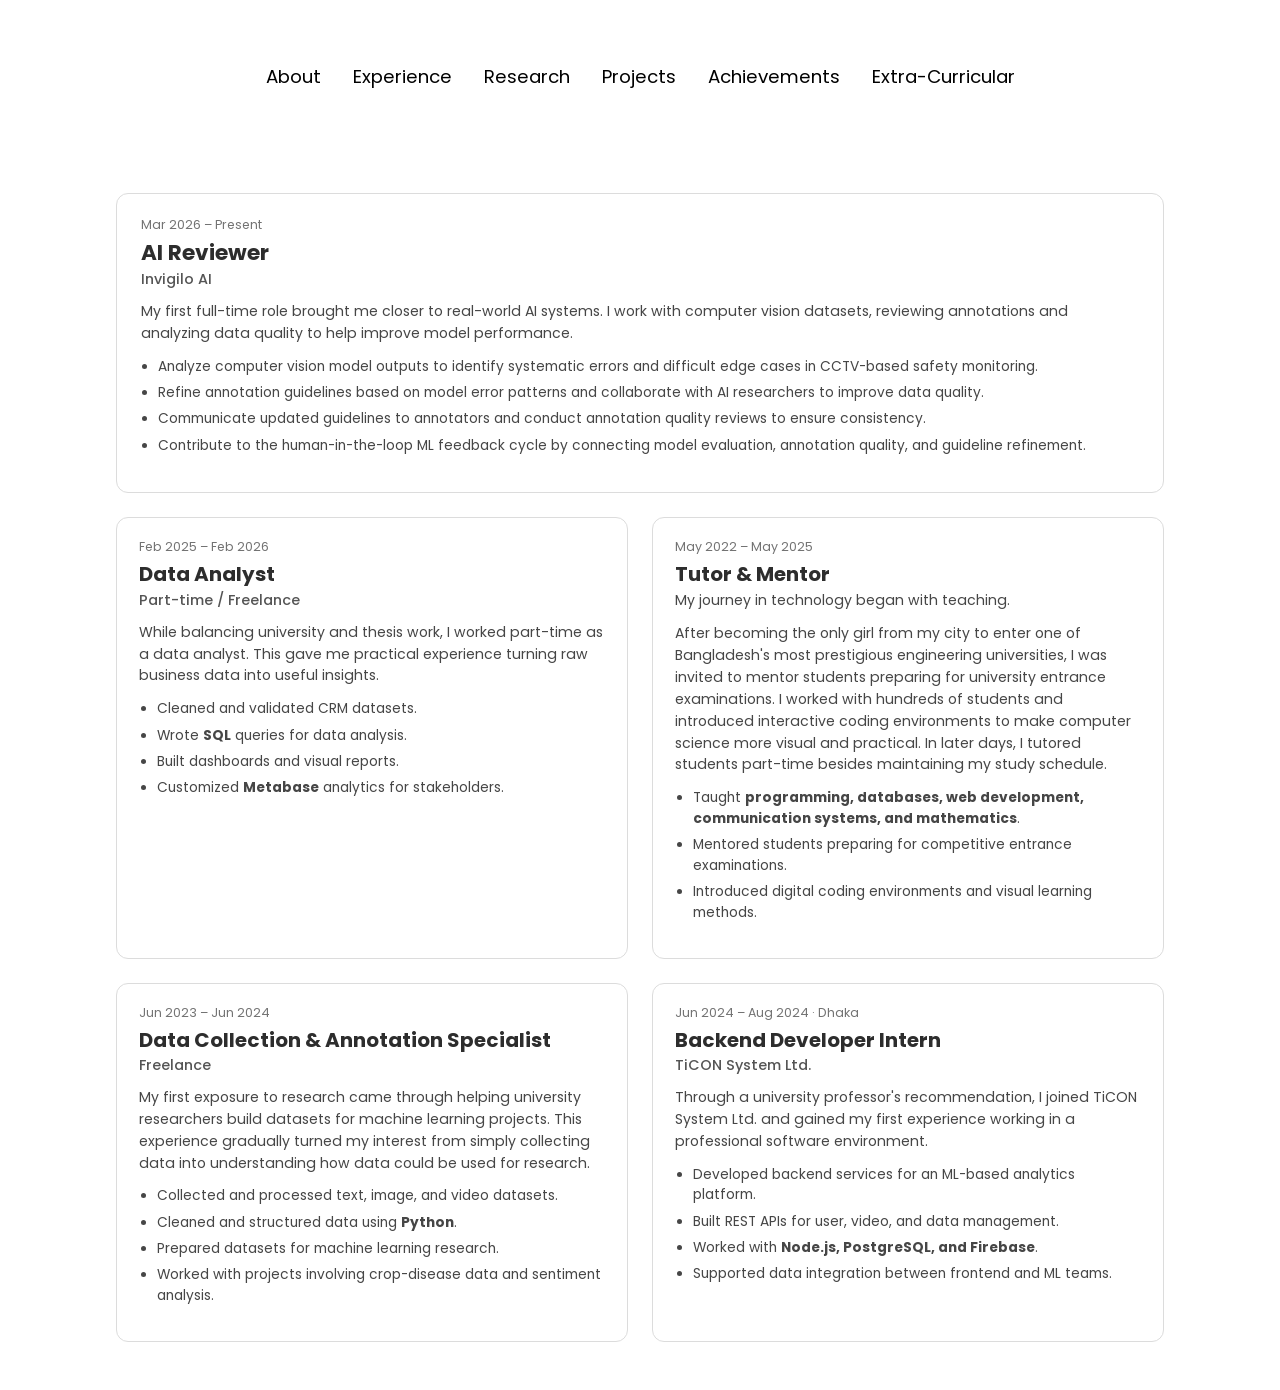
<file: experience.html>
<!DOCTYPE html>
<html lang="en">
<head>
    <meta charset="UTF-8">
    <meta name="viewport" content="width=device-width, initial-scale=1.0">
    <title>My Experience | Amina</title>
    <link rel="stylesheet" href="style.css">
    <link rel="stylesheet" href="mediaqueries.css">
    <link rel="stylesheet" href="experience-layout.css">
</head>

<body>
    <nav id="desktop-nav">
        <ul class="nav-links">
            <li><a href="index.html">About</a></li>
            <li><a href="experience.html">Experience</a></li>
            <li><a href="research.html">Research</a></li>
            <li><a href="projects.html">Projects</a></li>
            <li><a href="achievements.html">Achievements</a></li>
            <li><a href="extracurricular.html">Extra-Curricular</a></li>
        </ul>
    </nav>

    <nav id="hamburger-nav">
        <div class="hamburger-menu">
            <div class="hamburger-icon" onclick="toggleMenu()">
                <span></span>
                <span></span>
                <span></span>
            </div>
            <div class="menu-links">
                <a href="index.html" onclick="toggleMenu()">About</a>
                <a href="experience.html" onclick="toggleMenu()">Experience</a>
                <a href="research.html" onclick="toggleMenu()">Research</a>
                <a href="projects.html" onclick="toggleMenu()">Projects</a>
                <a href="achievements.html" onclick="toggleMenu()">Achievements</a>
                <a href="extracurricular.html" onclick="toggleMenu()">Extra-Curricular</a>
            </div>
        </div>
    </nav>

    <main class="inner-page experience-page">
        <div class="experience-grid">

            <!-- Current / Featured Experience -->
            <article class="experience-card featured">
                <span class="experience-date">Mar 2026 – Present</span>
                <h2>AI Reviewer</h2>
                <h3>Invigilo AI</h3>

                <p>
                    My first full-time role brought me closer to real-world AI systems.
                    I work with computer vision datasets, reviewing annotations and analyzing
                    data quality to help improve model performance.
                </p>

                <ul>
                    <li>Analyze computer vision model outputs to identify systematic errors and difficult edge cases in CCTV-based safety monitoring.</li>
                    <li>Refine annotation guidelines based on model error patterns and collaborate with AI researchers to improve data quality.</li>
                    <li>Communicate updated guidelines to annotators and conduct annotation quality reviews to ensure consistency.</li>
                    <li>Contribute to the human-in-the-loop ML feedback cycle by connecting model evaluation, annotation quality, and guideline refinement.</li>
                </ul>

            </article>

            <!-- Data Analyst -->
            <article class="experience-card">
                <span class="experience-date">Feb 2025 – Feb 2026</span>
                <h2>Data Analyst</h2>
                <h3>Part-time / Freelance</h3>

                <p>
                    While balancing university and thesis work, I worked part-time as a
                    data analyst. This gave me practical experience turning raw business
                    data into useful insights.
                </p>

                <ul>
                    <li>Cleaned and validated CRM datasets.</li>
                    <li>Wrote <strong>SQL</strong> queries for data analysis.</li>
                    <li>Built dashboards and visual reports.</li>
                    <li>Customized <strong>Metabase</strong> analytics for stakeholders.</li>
                </ul>

            </article>

            <!-- Tutor & Mentor -->
            <article class="experience-card">
                <span class="experience-date">May 2022 – May 2025</span>
                <h2>Tutor &amp; Mentor</h2>

                <p>
                    My journey in technology began with teaching.
                </p>

                <p>
                    After becoming the only girl from my city to enter one of Bangladesh's
                    most prestigious engineering universities, I was invited to mentor students
                    preparing for university entrance examinations. I worked with hundreds of
                    students and introduced interactive coding environments to make computer
                    science more visual and practical. In later days, I tutored students part-time besides maintaining my study schedule.
                </p>

                <ul>
                    <li>Taught <strong>programming, databases, web development, communication systems, and mathematics</strong>.</li>
                    <li>Mentored students preparing for competitive entrance examinations.</li>
                    <li>Introduced digital coding environments and visual learning methods.</li>
                </ul>

            </article>

            <!-- Data Collection & Annotation -->
            <article class="experience-card">
                <span class="experience-date">Jun 2023 – Jun 2024</span>
                <h2>Data Collection &amp; Annotation Specialist</h2>
                <h3>Freelance</h3>

                <p>
                    My first exposure to research came through helping university researchers
                    build datasets for machine learning projects. This experience gradually
                    turned my interest from simply collecting data into understanding how data
                    could be used for research.
                </p>

                <ul>
                    <li>Collected and processed text, image, and video datasets.</li>
                    <li>Cleaned and structured data using <strong>Python</strong>.</li>
                    <li>Prepared datasets for machine learning research.</li>
                    <li>Worked with projects involving crop-disease data and sentiment analysis.</li>
                </ul>

            </article>

            <!-- Backend Developer -->
            <article class="experience-card">
                <span class="experience-date">Jun 2024 – Aug 2024 · Dhaka</span>
                <h2>Backend Developer Intern</h2>
                <h3>TiCON System Ltd.</h3>

                <p>
                    Through a university professor's recommendation, I joined TiCON System Ltd.
                    and gained my first experience working in a professional software environment.
                </p>

                <ul>
                    <li>Developed backend services for an ML-based analytics platform.</li>
                    <li>Built REST APIs for user, video, and data management.</li>
                    <li>Worked with <strong>Node.js, PostgreSQL, and Firebase</strong>.</li>
                    <li>Supported data integration between frontend and ML teams.</li>
                </ul>

            </article>

        </div>
    </main>

    <script src="script.js"></script>
</body>
</html>
</file>
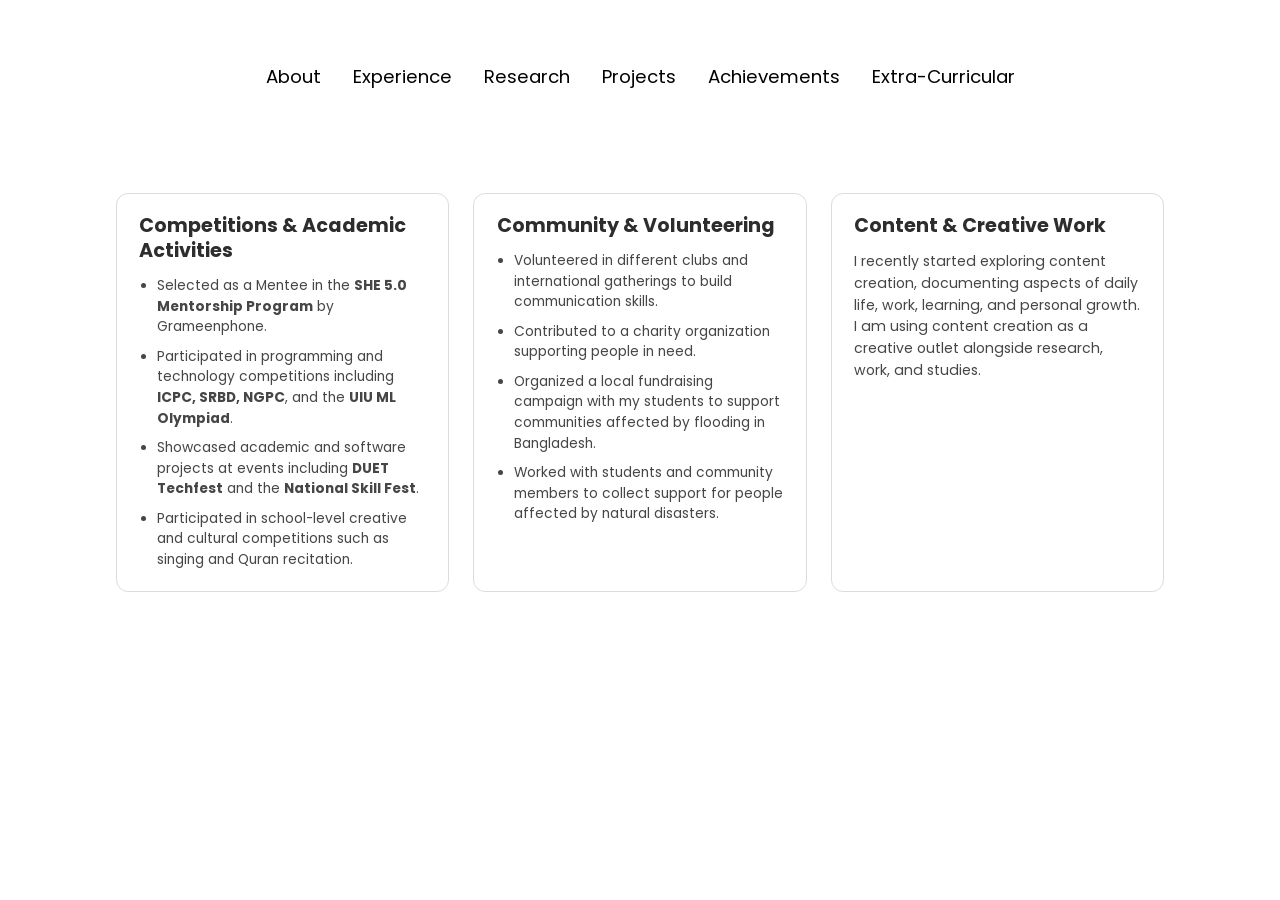
<file: extracurricular.html>
<!DOCTYPE html>
<html lang="en">
<head>
    <meta charset="UTF-8">
    <meta name="viewport" content="width=device-width, initial-scale=1.0">
    <title>Extra-Curricular Activities | Amina</title>
    <link rel="stylesheet" href="style.css">
    <link rel="stylesheet" href="mediaqueries.css">
</head>

<body>
    <nav id="desktop-nav">
        <ul class="nav-links">
            <li><a href="index.html">About</a></li>
            <li><a href="experience.html">Experience</a></li>
            <li><a href="research.html">Research</a></li>
            <li><a href="projects.html">Projects</a></li>
            <li><a href="achievements.html">Achievements</a></li>
            <li><a href="extracurricular.html">Extra-Curricular</a></li>
        </ul>
    </nav>

    <nav id="hamburger-nav">
        <div class="hamburger-menu">
            <div class="hamburger-icon" onclick="toggleMenu()">
                <span></span>
                <span></span>
                <span></span>
            </div>
            <div class="menu-links">
                <a href="index.html" onclick="toggleMenu()">About</a>
                <a href="experience.html" onclick="toggleMenu()">Experience</a>
                <a href="research.html" onclick="toggleMenu()">Research</a>
                <a href="projects.html" onclick="toggleMenu()">Projects</a>
                <a href="achievements.html" onclick="toggleMenu()">Achievements</a>
                <a href="extracurricular.html" onclick="toggleMenu()">Extra-Curricular</a>
            </div>
        </div>
    </nav>

    <main class="extracurricular-page">

    <div class="extracurricular-grid">

        <div class="extracurricular-card">
            <h2>Competitions & Academic Activities</h2>
            <ul>
                <li>Selected as a Mentee in the <strong>SHE 5.0 Mentorship Program</strong> by Grameenphone.</li>
                <li>Participated in programming and technology competitions including <strong>ICPC, SRBD, NGPC</strong>, and the <strong>UIU ML Olympiad</strong>.</li>
                <li>Showcased academic and software projects at events including <strong>DUET Techfest</strong> and the <strong>National Skill Fest</strong>.</li>
                <li>Participated in school-level creative and cultural competitions such as singing and Quran recitation.</li>
            </ul>
        </div>

        <div class="extracurricular-card">
            <h2>Community & Volunteering</h2>
            <ul>
                <li>Volunteered in different clubs and international gatherings to build communication skills.</li>
                <li>Contributed to a charity organization supporting people in need.</li>
                <li>Organized a local fundraising campaign with my students to support communities affected by flooding in Bangladesh.</li>
                <li>Worked with students and community members to collect support for people affected by natural disasters.</li>
            </ul>
        </div>

        <div class="extracurricular-card">
            <h2>Content & Creative Work</h2>
            <p>
                I recently started exploring content creation, documenting aspects of daily life, work, learning, and personal growth. I am using content creation as a creative outlet alongside research, work, and studies.
            </p>
        </div>

    </div>

</main>

    <script src="script.js"></script>
</body>
</html>
</file>
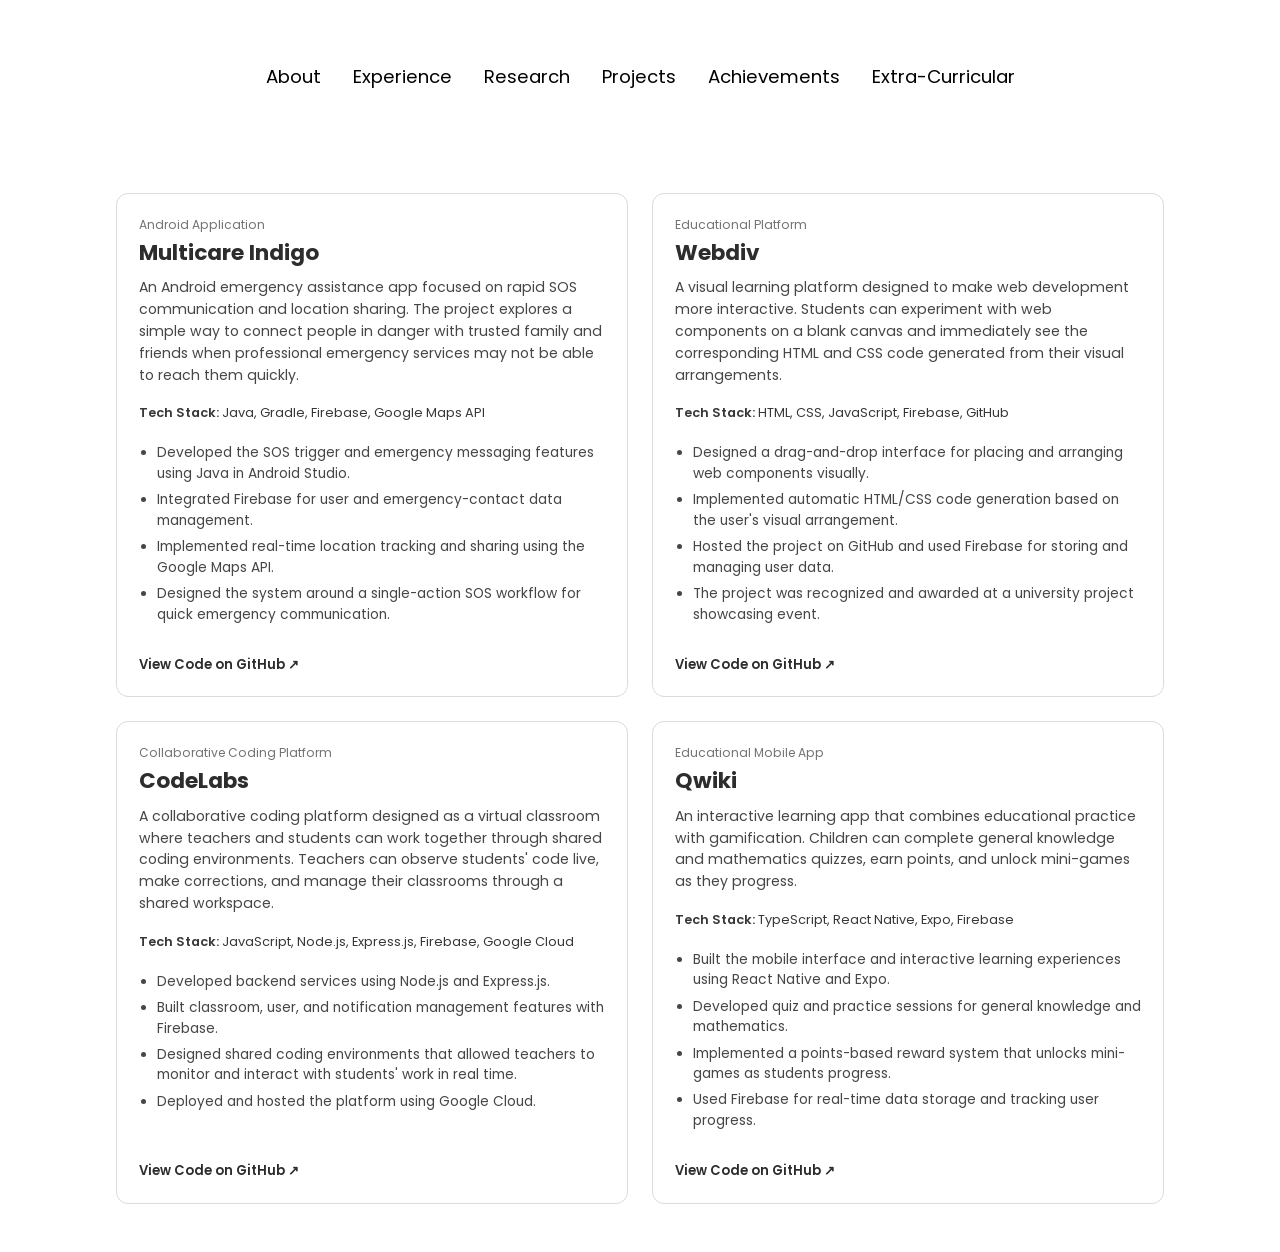
<file: projects.html>
<!DOCTYPE html>
<html lang="en">
<head>
    <meta charset="UTF-8">
    <meta name="viewport" content="width=device-width, initial-scale=1.0">
    <title>My Projects | Amina</title>
    <link rel="stylesheet" href="style.css">
    <link rel="stylesheet" href="mediaqueries.css">
    <link rel="stylesheet" href="projects-layout.css">
</head>

<body>
    <nav id="desktop-nav">
        <ul class="nav-links">
            <li><a href="index.html">About</a></li>
            <li><a href="experience.html">Experience</a></li>
            <li><a href="research.html">Research</a></li>
            <li><a href="projects.html">Projects</a></li>
            <li><a href="achievements.html">Achievements</a></li>
            <li><a href="extracurricular.html">Extra-Curricular</a></li>
        </ul>
    </nav>

    <nav id="hamburger-nav">
        <div class="hamburger-menu">
            <div class="hamburger-icon" onclick="toggleMenu()">
                <span></span>
                <span></span>
                <span></span>
            </div>

            <div class="menu-links">
                <a href="index.html" onclick="toggleMenu()">About</a>
                <a href="experience.html" onclick="toggleMenu()">Experience</a>
                <a href="research.html" onclick="toggleMenu()">Research</a>
                <a href="projects.html" onclick="toggleMenu()">Projects</a>
                <a href="achievements.html" onclick="toggleMenu()">Achievements</a>
                <a href="extracurricular.html" onclick="toggleMenu()">Extra-Curricular</a>
            </div>
        </div>
    </nav>

    <main class="inner-page projects-page">

        <div class="projects-grid">

            <!-- Multicare Indigo -->
            <article class="project-card">
                <span class="project-type">Android Application</span>

                <h2>Multicare Indigo</h2>

                <p class="project-summary">
                    An Android emergency assistance app focused on rapid SOS
                    communication and location sharing. The project explores a
                    simple way to connect people in danger with trusted family
                    and friends when professional emergency services may not
                    be able to reach them quickly.
                </p>

                <div class="project-tech">
                    <strong>Tech Stack:</strong>
                    Java, Gradle, Firebase, Google Maps API
                </div>

                <ul>
                    <li>Developed the SOS trigger and emergency messaging features using Java in Android Studio.</li>
                    <li>Integrated Firebase for user and emergency-contact data management.</li>
                    <li>Implemented real-time location tracking and sharing using the Google Maps API.</li>
                    <li>Designed the system around a single-action SOS workflow for quick emergency communication.</li>
                </ul>

                <a
                    class="project-link"
                    href="https://github.com/amina2155/Multicare_Indigo"
                    target="_blank"
                    rel="noopener noreferrer"
                >
                    View Code on GitHub ↗
                </a>
            </article>


            <!-- Webdiv -->
            <article class="project-card">
                <span class="project-type">Educational Platform</span>

                <h2>Webdiv</h2>

                <p class="project-summary">
                    A visual learning platform designed to make web development
                    more interactive. Students can experiment with web
                    components on a blank canvas and immediately see the
                    corresponding HTML and CSS code generated from their
                    visual arrangements.
                </p>

                <div class="project-tech">
                    <strong>Tech Stack:</strong>
                    HTML, CSS, JavaScript, Firebase, GitHub
                </div>

                <ul>
                    <li>Designed a drag-and-drop interface for placing and arranging web components visually.</li>
                    <li>Implemented automatic HTML/CSS code generation based on the user's visual arrangement.</li>
                    <li>Hosted the project on GitHub and used Firebase for storing and managing user data.</li>
                    <li>The project was recognized and awarded at a university project showcasing event.</li>
                </ul>

                <a
                    class="project-link"
                    href="https://github.com/amina2155/CodelabsFinal"
                    target="_blank"
                    rel="noopener noreferrer"
                >
                    View Code on GitHub ↗
                </a>
            </article>


            <!-- CodeLabs -->
            <article class="project-card">
                <span class="project-type">Collaborative Coding Platform</span>

                <h2>CodeLabs</h2>

                <p class="project-summary">
                    A collaborative coding platform designed as a virtual
                    classroom where teachers and students can work together
                    through shared coding environments. Teachers can observe
                    students' code live, make corrections, and manage their
                    classrooms through a shared workspace.
                </p>

                <div class="project-tech">
                    <strong>Tech Stack:</strong>
                    JavaScript, Node.js, Express.js, Firebase, Google Cloud
                </div>

                <ul>
                    <li>Developed backend services using Node.js and Express.js.</li>
                    <li>Built classroom, user, and notification management features with Firebase.</li>
                    <li>Designed shared coding environments that allowed teachers to monitor and interact with students' work in real time.</li>
                    <li>Deployed and hosted the platform using Google Cloud.</li>
                </ul>

                <a
                    class="project-link"
                    href="https://github.com/amina2155/CodelabsFinal"
                    target="_blank"
                    rel="noopener noreferrer"
                >
                    View Code on GitHub ↗
                </a>
            </article>


            <!-- Qwiki -->
            <article class="project-card">
                <span class="project-type">Educational Mobile App</span>

                <h2>Qwiki</h2>

                <p class="project-summary">
                    An interactive learning app that combines educational
                    practice with gamification. Children can complete general
                    knowledge and mathematics quizzes, earn points, and unlock
                    mini-games as they progress.
                </p>

                <div class="project-tech">
                    <strong>Tech Stack:</strong>
                    TypeScript, React Native, Expo, Firebase
                </div>

                <ul>
                    <li>Built the mobile interface and interactive learning experiences using React Native and Expo.</li>
                    <li>Developed quiz and practice sessions for general knowledge and mathematics.</li>
                    <li>Implemented a points-based reward system that unlocks mini-games as students progress.</li>
                    <li>Used Firebase for real-time data storage and tracking user progress.</li>
                </ul>

                <a
                    class="project-link"
                    href="https://github.com/amina2155/Qwiki"
                    target="_blank"
                    rel="noopener noreferrer"
                >
                    View Code on GitHub ↗
                </a>
            </article>

        </div>
    </main>

    <script src="script.js"></script>
</body>
</html>
</file>
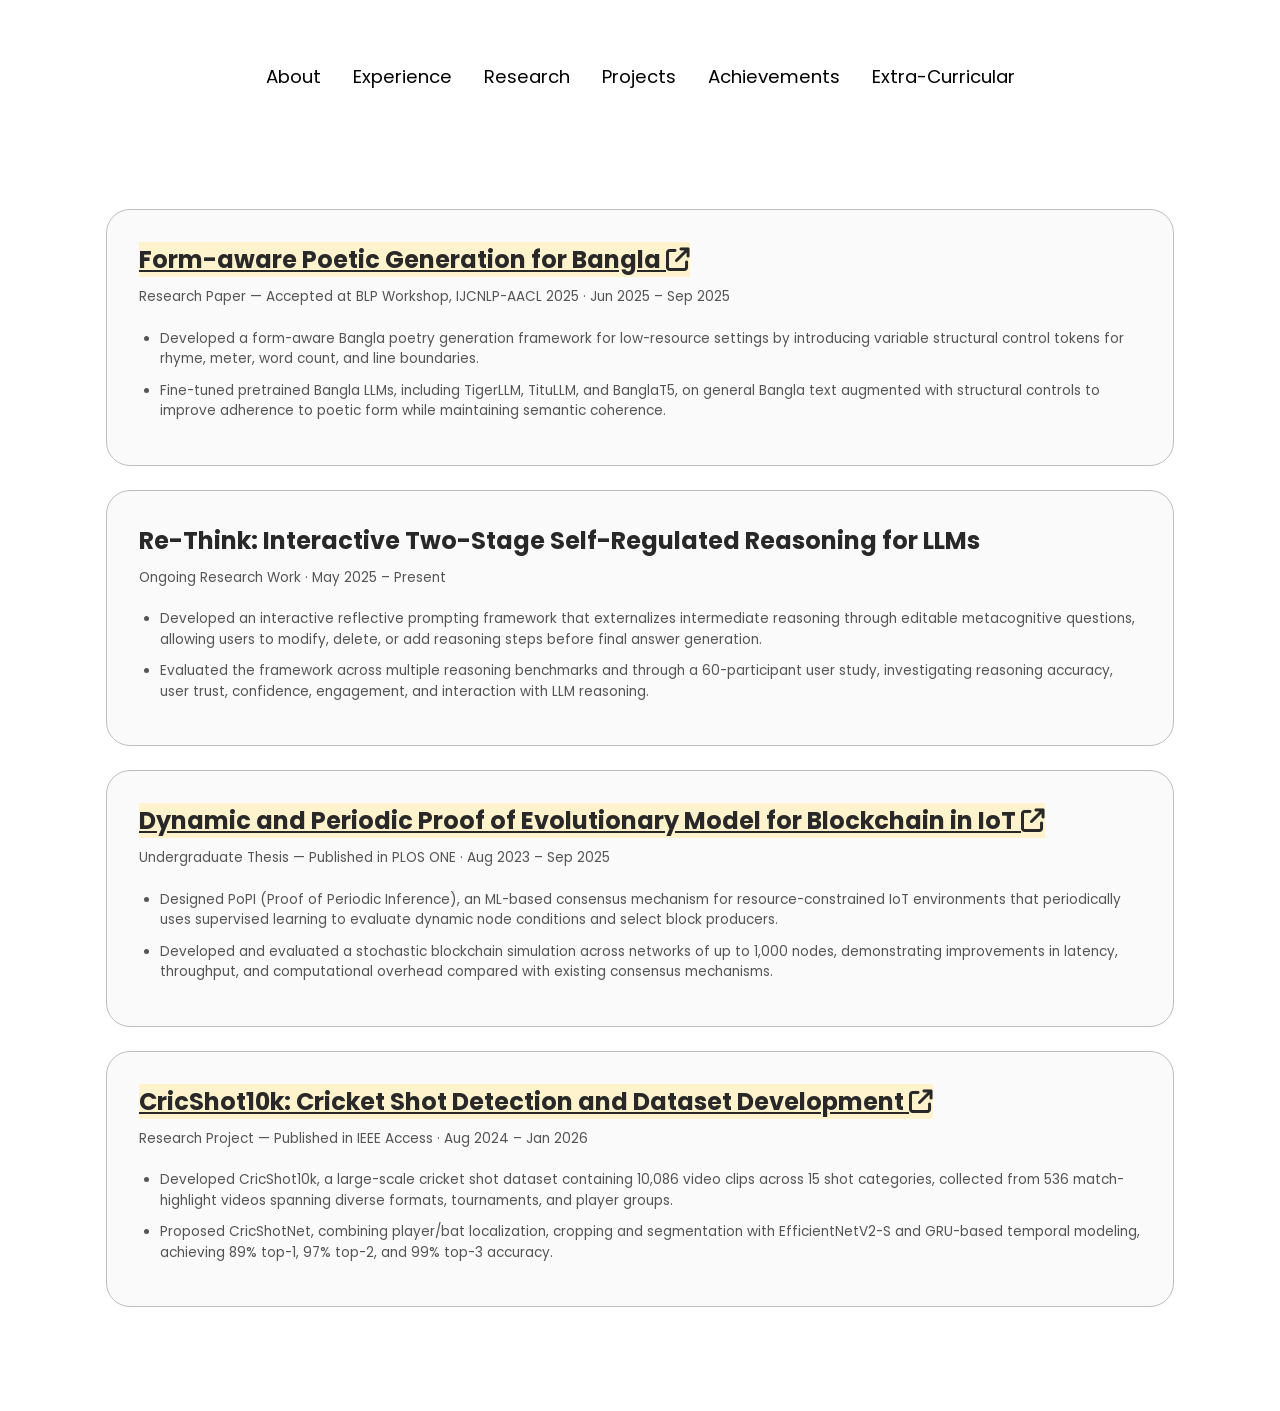
<file: research.html>
<!DOCTYPE html>
<html lang="en">
<head>
    <meta charset="UTF-8">
    <meta name="viewport" content="width=device-width, initial-scale=1.0">
    <title>My Research | Amina</title>
    <link rel="stylesheet" href="style.css">
    <link rel="stylesheet" href="mediaqueries.css">
    <link rel="stylesheet" href="https://cdnjs.cloudflare.com/ajax/libs/font-awesome/6.5.2/css/all.min.css">
</head>

<body>
    <nav id="desktop-nav">
        <ul class="nav-links">
            <li><a href="index.html">About</a></li>
            <li><a href="experience.html">Experience</a></li>
            <li><a href="research.html">Research</a></li>
            <li><a href="projects.html">Projects</a></li>
            <li><a href="achievements.html">Achievements</a></li>
            <li><a href="extracurricular.html">Extra-Curricular</a></li>
        </ul>
    </nav>

    <nav id="hamburger-nav">
        <div class="hamburger-menu">
            <div class="hamburger-icon" onclick="toggleMenu()">
                <span></span>
                <span></span>
                <span></span>
            </div>
            <div class="menu-links">
                <a href="index.html" onclick="toggleMenu()">About</a>
                <a href="experience.html" onclick="toggleMenu()">Experience</a>
                <a href="research.html" onclick="toggleMenu()">Research</a>
                <a href="projects.html" onclick="toggleMenu()">Projects</a>
                <a href="achievements.html" onclick="toggleMenu()">Achievements</a>
                <a href="extracurricular.html" onclick="toggleMenu()">Extra-Curricular</a>
            </div>
        </div>
    </nav>

    <main class="inner-page">

        <div class="page-content">
            
<div class="content-card">
    <a href="https://aclanthology.org/2025.banglalp-1.30/" target="_blank"><h2 style="text-decoration: underline; background-color: #fff3cd; display: inline-block;">Form-aware Poetic Generation for Bangla <i class="fa-solid fa-arrow-up-right-from-square"></i></h2></a>
    <p class="date">Research Paper — Accepted at BLP Workshop, IJCNLP-AACL 2025 · Jun 2025 – Sep 2025</p>
    <ul>
        <li>Developed a form-aware Bangla poetry generation framework for low-resource settings by introducing variable structural control tokens for rhyme, meter, word count, and line boundaries.</li>
        <li>Fine-tuned pretrained Bangla LLMs, including TigerLLM, TituLLM, and BanglaT5, on general Bangla text augmented with structural controls to improve adherence to poetic form while maintaining semantic coherence.</li>
    </ul>
</div>

<div class="content-card">
    <h2>Re-Think: Interactive Two-Stage Self-Regulated Reasoning for LLMs</h2>
    <p class="date">Ongoing Research Work · May 2025 – Present</p>
    <ul>
        <li>Developed an interactive reflective prompting framework that externalizes intermediate reasoning through editable metacognitive questions, allowing users to modify, delete, or add reasoning steps before final answer generation.</li>
        <li>Evaluated the framework across multiple reasoning benchmarks and through a 60-participant user study, investigating reasoning accuracy, user trust, confidence, engagement, and interaction with LLM reasoning.</li>
    </ul>
</div>
<div class="content-card">
    <a href="https://journals.plos.org/plosone/article?id=10.1371/journal.pone.0347124" target="_blank"><h2 style="text-decoration: underline; background-color: #fff3cd; display: inline-block;">Dynamic and Periodic Proof of Evolutionary Model for Blockchain in IoT <i class="fa-solid fa-arrow-up-right-from-square"></i></h2></a>
    <p class="date">Undergraduate Thesis — Published in PLOS ONE · Aug 2023 – Sep 2025</p>
    <ul>
        <li>Designed PoPI (Proof of Periodic Inference), an ML-based consensus mechanism for resource-constrained IoT environments that periodically uses supervised learning to evaluate dynamic node conditions and select block producers.</li>
        <li>Developed and evaluated a stochastic blockchain simulation across networks of up to 1,000 nodes, demonstrating improvements in latency, throughput, and computational overhead compared with existing consensus mechanisms.</li>
    </ul>
</div>
<div class="content-card">
    <a href="https://ieeexplore.ieee.org/abstract/document/11389735" target="_blank"><h2 style="text-decoration: underline; background-color: #fff3cd; display: inline-block;">CricShot10k: Cricket Shot Detection and Dataset Development <i class="fa-solid fa-arrow-up-right-from-square"></i></h2></a>
    <p class="date">Research Project — Published in IEEE Access · Aug 2024 – Jan 2026</p>
    <ul>
        <li>Developed CricShot10k, a large-scale cricket shot dataset containing 10,086 video clips across 15 shot categories, collected from 536 match-highlight videos spanning diverse formats, tournaments, and player groups.</li>
        <li>Proposed CricShotNet, combining player/bat localization, cropping and segmentation with EfficientNetV2-S and GRU-based temporal modeling, achieving 89% top-1, 97% top-2, and 99% top-3 accuracy.</li>
    </ul>
</div>

        </div>
    </main>

    <script src="script.js"></script>
</body>
</html>
</file>
<file: style.css>
@import url('https://fonts.googleapis.com/css2?family=Poppins:wght@300;400;500;600;700&display=swap');

* {
    margin: 0;
    padding: 0;
    box-sizing: border-box;
}

html {
    scroll-behavior: smooth;
}

body {
    font-family: 'Poppins', sans-serif;
    color: rgb(53, 53, 53);
    background: white;
}

p {
    color: rgb(85, 85, 85);
    line-height: 1.8;
}

a {
    color: black;
    text-decoration: none;
    transition: all 300ms ease;
}

a:hover {
    color: grey;
}

nav {
    display: flex;
    justify-content: space-around;
    align-items: center;
    height: 17vh;
}

.logo {
    font-size: 2rem;
}

.logo:hover {
    cursor: default;
}

.nav-links {
    display: flex;
    gap: 2rem;
    list-style: none;
    font-size: 1.15rem;
}

.nav-links a:hover {
    text-decoration: underline;
    text-underline-offset: 0.7rem;
    text-decoration-color: rgb(181, 181, 181);
}

#hamburger-nav {
    display: none;
}

.hamburger-menu {
    position: relative;
}

.hamburger-icon {
    display: flex;
    flex-direction: column;
    justify-content: space-between;
    height: 24px;
    width: 30px;
    cursor: pointer;
}

.hamburger-icon span {
    width: 100%;
    height: 2px;
    background-color: black;
    transition: all 0.3s ease-in-out;
}

.menu-links {
    position: absolute;
    top: 100%;
    right: 0;
    background: white;
    width: 180px;
    max-height: 0;
    overflow: hidden;
    transition: all 0.3s ease-in-out;
    z-index: 10;
}

.menu-links.open {
    max-height: 350px;
}

.menu-links a {
    display: block;
    padding: 12px;
    text-align: center;
    font-size: 1.1rem;
}

.hamburger-icon.open span:first-child {
    transform: rotate(45deg) translate(7px, 7px);
}

.hamburger-icon.open span:nth-child(2) {
    opacity: 0;
}

.hamburger-icon.open span:last-child {
    transform: rotate(-45deg) translate(7px, -7px);
}

/* HOME */

#profile {
    display: flex;
    justify-content: center;
    align-items: center;
    gap: 5rem;
    min-height: 58vh;
    margin: 0 10rem;
}

.section__pic-container {
    display: flex;
    width: 400px;
    height: 400px;
}

.section__pic-container img {
    width: 100%;
    height: 100%;
    object-fit: cover;
}

.section__text {
    align-self: center;
    text-align: center;
    max-width: 650px;
}

.section__text p {
    font-weight: 600;
}

.section__text__p1 {
    text-align: center;
    font-size: 1rem;
}

.section__text__p2 {
    font-size: 1.5rem;
    margin-bottom: 1rem;
}

.title {
    font-size: 3rem;
    text-align: center;
}

#socials-container {
    display: flex;
    justify-content: center;
    align-items: center;
    margin-top: 1.25rem;
    gap: 1.25rem;
}

.icon {
    cursor: pointer;
    height: 2rem;
    width: 2rem;
    object-fit: contain;
}

.email-icon {
    height: 2.25rem;
    width: 2.25rem;
}

/* ABOUT */

#about {
    max-width: 1050px;
    margin: 0 auto;
    padding: 4rem 2rem 7rem;
}

.story-container {
    max-width: 850px;
    margin: 2.5rem auto 4rem;
    text-align: center;
}

.story-container p {
    font-size: 1.05rem;
}

.page-links {
    display: grid;
    grid-template-columns: repeat(2, 1fr);
    gap: 1.5rem;
}

.page-link-card {
    padding: 2rem;
    border: 1px solid rgb(190, 190, 190);
    border-radius: 1.5rem;
    background: rgb(250, 250, 250);
}

.page-link-card:hover {
    transform: translateY(-5px);
    border-color: rgb(80, 80, 80);
}

.page-link-card span {
    color: rgb(130, 130, 130);
    font-size: 0.9rem;
}

.page-link-card h2 {
    margin: 0.7rem 0;
}

.page-link-card p {
    font-size: 0.95rem;
}

/* INNER PAGES */

.inner-page {
    max-width: 1100px;
    margin: 0 auto;
    padding: 3rem 1rem 5rem;
}

.page-content {
    margin-top: 0.5rem;
}

.content-card {
    padding: 2rem;
    margin-bottom: 1.5rem;
    border: 1px solid rgb(190, 190, 190);
    border-radius: 1.5rem;
    background: rgb(250, 250, 250);
}

.content-card h2 {
    margin-bottom: 0.5rem;
    color: rgb(40, 40, 40);
}

.date {
    margin-bottom: 1.2rem;
    font-size: 0.85rem;
}

.content-card ul {
    padding-left: 1.3rem;
    font-size: 0.85rem;
}

.content-card li {
    margin-bottom: 0.7rem;
    color: rgb(85, 85, 85);
    line-height: 1.5;
    font-size: 0.85rem;
}

/* PROJECTS */

.project-grid {
    display: grid;
    grid-template-columns: repeat(3, 1fr);
    gap: 1.5rem;
}

.project-card {
    margin-bottom: 0;
}

.project-img {
    width: 100%;
    height: 220px;
    object-fit: cover;
    border-radius: 1rem;
    margin-bottom: 1.2rem;
}

.outline-btn {
    display: inline-block;
    margin-top: 1rem;
    padding: 0.7rem 1.2rem;
    border: 1px solid rgb(100, 100, 100);
    border-radius: 2rem;
}

.outline-btn:hover {
    background: rgb(53, 53, 53);
    color: white;
}

/* Extra-Curricular page
   Layout:
   Row 1 : Competitions & Academic Activities | Community & Volunteering | Content & Creative Work
*/

.extracurricular-page {
    max-width: 1100px;
    margin: 0 auto;
    padding: 1rem 2% 3rem;
}

.extracurricular-grid {
    display: grid;
    grid-template-columns: repeat(3, minmax(0, 1fr));
    gap: 1.5rem;
    margin-top: 1.5rem;
    align-items: stretch;
}

.extracurricular-card {
    padding: 1.25rem 1.4rem;
    border: 1px solid rgb(220, 220, 220);
    border-radius: 12px;
    background: transparent;
}

.extracurricular-card h2 {
    margin: 0 0 0.75rem;
    font-size: 1.2rem;
    line-height: 1.3;
    color: rgb(45, 45, 45);
}

.extracurricular-card p {
    margin: 0;
    font-size: 0.88rem;
    line-height: 1.55;
    color: rgb(70, 70, 70);
}

.extracurricular-card ul {
    margin: 0.65rem 0 0;
    padding-left: 1.1rem;
}

.extracurricular-card li {
    margin-bottom: 0.55rem;
    font-size: 0.86rem;
    line-height: 1.5;
    color: rgb(70, 70, 70);
}

.extracurricular-card li:last-child {
    margin-bottom: 0;
}


/* Tablet */
@media screen and (max-width: 900px) {
    .extracurricular-page {
        padding-left: 5%;
        padding-right: 5%;
    }

    .extracurricular-grid {
        grid-template-columns: repeat(2, minmax(0, 1fr));
        gap: 1.25rem;
    }
}


/* Mobile */
@media screen and (max-width: 768px) {
    .extracurricular-page {
        padding: 2.5rem 7% 4rem;
    }

    .extracurricular-grid {
        grid-template-columns: 1fr;
        gap: 1.25rem;
        margin-top: 2.25rem;
    }

    .extracurricular-card {
        padding: 1.15rem 1.2rem;
    }

    .extracurricular-card h2 {
        font-size: 1.15rem;
    }

    .extracurricular-card p,
    .extracurricular-card li {
        font-size: 0.86rem;
    }
}
</file>
<file: mediaqueries.css>
@media screen and (max-width: 1200px) {
    #desktop-nav {
        display: none;
    }

    #hamburger-nav {
        display: flex;
    }

    #profile {
        margin: 0 5%;
        gap: 3rem;
    }

    .section__pic-container {
        width: 300px;
        height: 300px;
    }

    .title {
        font-size: 2.5rem;
    }

    .project-grid {
        grid-template-columns: repeat(2, 1fr);
    }
}

@media screen and (max-width: 768px) {
    nav {
        height: 12vh;
    }

    #profile {
        flex-direction: column;
        min-height: auto;
        margin-top: 3rem;
        gap: 2rem;
        text-align: center;
    }

    .section__pic-container {
        width: 275px;
        height: 275px;
    }

    .section__text__p2 {
        font-size: 1.25rem;
    }

    .title {
        font-size: 2.2rem;
    }

    #about {
        padding-top: 5rem;
    }

    .page-links,
    .project-grid,
    .skills-grid {
        grid-template-columns: 1fr;
    }

    .inner-page {
        padding-top: 4rem;
    }
}

@media screen and (max-width: 500px) {
    .logo {
        font-size: 1.5rem;
    }

    #profile {
        margin: 2rem 5% 0;
    }

    .section__pic-container {
        width: 230px;
        height: 230px;
    }

    .title {
        font-size: 2rem;
    }

    .section__text__p2 {
        font-size: 1.1rem;
    }

    #about,
    .inner-page {
        padding-left: 1rem;
        padding-right: 1rem;
    }

    .content-card,
    .page-link-card {
        padding: 1.4rem;
    }
}
</file>
<file: experience-layout.css>
/* Experience page
   Layout:
   Row 1   : AI Data Reviewer (full width)
   Row 2   : Data Analyst | Tutor & Mentor
   Row 3   : Data Collection & Annotation | Backend Developer
*/

.experience-page {
    max-width: 1100px;
    margin: 0 auto;
    padding: 1rem 2% 3rem;
}

.experience-page > .section__text__p1 {
    margin-bottom: 0.35rem;
}

.experience-grid {
    display: grid;
    grid-template-columns: repeat(2, minmax(0, 1fr));
    gap: 1.5rem;
    margin-top: 1.5rem;
    align-items: stretch;
}

.experience-card {
    padding: 1.25rem 1.4rem;
    border: 1px solid rgb(220, 220, 220);
    border-radius: 12px;
    background: transparent;
}

.experience-card.featured {
    grid-column: 1 / -1;
}

.experience-date {
    display: block;
    margin-bottom: 0.35rem;
    font-size: 0.78rem;
    line-height: 1.4;
    color: rgb(115, 115, 115);
}

.experience-card h2 {
    margin: 0 0 0.15rem;
    font-size: 1.25rem;
    line-height: 1.3;
    color: rgb(45, 45, 45);
}

.experience-card h3 {
    margin: 0 0 0.75rem;
    font-size: 0.9rem;
    line-height: 1.4;
    font-weight: 500;
    color: rgb(85, 85, 85);
}

.experience-card p {
    margin: 0 0 0.75rem;
    font-size: 0.88rem;
    line-height: 1.55;
    color: rgb(70, 70, 70);
}

.experience-card ul {
    margin: 0.65rem 0 0.9rem;
    padding-left: 1.1rem;
}

.experience-card li {
    margin-bottom: 0.35rem;
    font-size: 0.86rem;
    line-height: 1.5;
    color: rgb(70, 70, 70);
}

.experience-card li:last-child {
    margin-bottom: 0;
}

.experience-card .focus {
    margin: 0.75rem 0 0;
    font-size: 0.8rem;
    line-height: 1.5;
    color: rgb(55, 55, 55);
}

/* Give the featured current role slightly more breathing room */
.experience-card.featured {
    padding: 1.35rem 1.5rem;
}

.experience-card.featured h2 {
    font-size: 1.35rem;
}

.experience-card.featured p,
.experience-card.featured li {
    max-width: 950px;
}

/* Tablet */
@media screen and (max-width: 900px) {
    .experience-page {
        padding-left: 5%;
        padding-right: 5%;
    }

    .experience-grid {
        gap: 1.25rem;
    }
}

/* Mobile */
@media screen and (max-width: 768px) {
    .experience-page {
        padding: 2.5rem 7% 4rem;
    }

    .experience-grid {
        grid-template-columns: 1fr;
        gap: 1.25rem;
        margin-top: 2.25rem;
    }

    .experience-card.featured {
        grid-column: auto;
    }

    .experience-card,
    .experience-card.featured {
        padding: 1.15rem 1.2rem;
    }

    .experience-card h2,
    .experience-card.featured h2 {
        font-size: 1.15rem;
    }

    .experience-card p,
    .experience-card li {
        font-size: 0.86rem;
    }
}
</file>
<file: projects-layout.css>
/* Projects page
   Layout:
   2-column project grid on desktop
   1-column layout on mobile
*/

.projects-page {
    max-width: 1100px;
    margin: 0 auto;
    padding: 1rem 2% 3rem;
}

.projects-grid {
    display: grid;
    grid-template-columns: repeat(2, minmax(0, 1fr));
    gap: 1.5rem;
    margin-top: 1.5rem;
    align-items: stretch;
}

.project-card {
    display: flex;
    flex-direction: column;

    padding: 1.35rem 1.4rem;

    border: 1px solid rgb(220, 220, 220);
    border-radius: 12px;
    background: transparent;
}

.project-type {
    display: block;
    margin-bottom: 0.4rem;

    font-size: 0.76rem;
    line-height: 1.4;
    color: rgb(115, 115, 115);
}

.project-card h2 {
    margin: 0 0 0.65rem;

    font-size: 1.35rem;
    line-height: 1.3;
    color: rgb(45, 45, 45);
}

.project-summary {
    margin: 0 0 0.85rem;

    font-size: 0.88rem;
    line-height: 1.55;
    color: rgb(70, 70, 70);
}

.project-tech {
    margin: 0.2rem 0 0.85rem;

    font-size: 0.8rem;
    line-height: 1.5;
    color: rgb(55, 55, 55);
}

.project-tech strong {
    font-weight: 600;
}

.project-card ul {
    margin: 0.45rem 0 1rem;
    padding-left: 1.1rem;
}

.project-card li {
    margin-bottom: 0.35rem;

    font-size: 0.86rem;
    line-height: 1.5;
    color: rgb(70, 70, 70);
}

.project-card li:last-child {
    margin-bottom: 0;
}

/* GitHub link */
.project-link {
    display: inline-block;
    margin-top: auto;
    padding-top: 0.85rem;

    font-size: 0.82rem;
    font-weight: 600;

    color: rgb(45, 45, 45);
    text-decoration: none;

    transition: opacity 0.2s ease;
}

.project-link:hover {
    opacity: 0.6;
}


/* Tablet */
@media screen and (max-width: 900px) {
    .projects-page {
        padding-left: 5%;
        padding-right: 5%;
    }

    .projects-grid {
        gap: 1.25rem;
    }
}


/* Mobile */
@media screen and (max-width: 768px) {
    .projects-page {
        padding: 2.5rem 7% 4rem;
    }

    .projects-grid {
        grid-template-columns: 1fr;
        gap: 1.25rem;
        margin-top: 2.25rem;
    }

    .project-card {
        padding: 1.15rem 1.2rem;
    }

    .project-card h2 {
        font-size: 1.15rem;
    }

    .project-summary,
    .project-card li {
        font-size: 0.86rem;
    }
}
</file>
